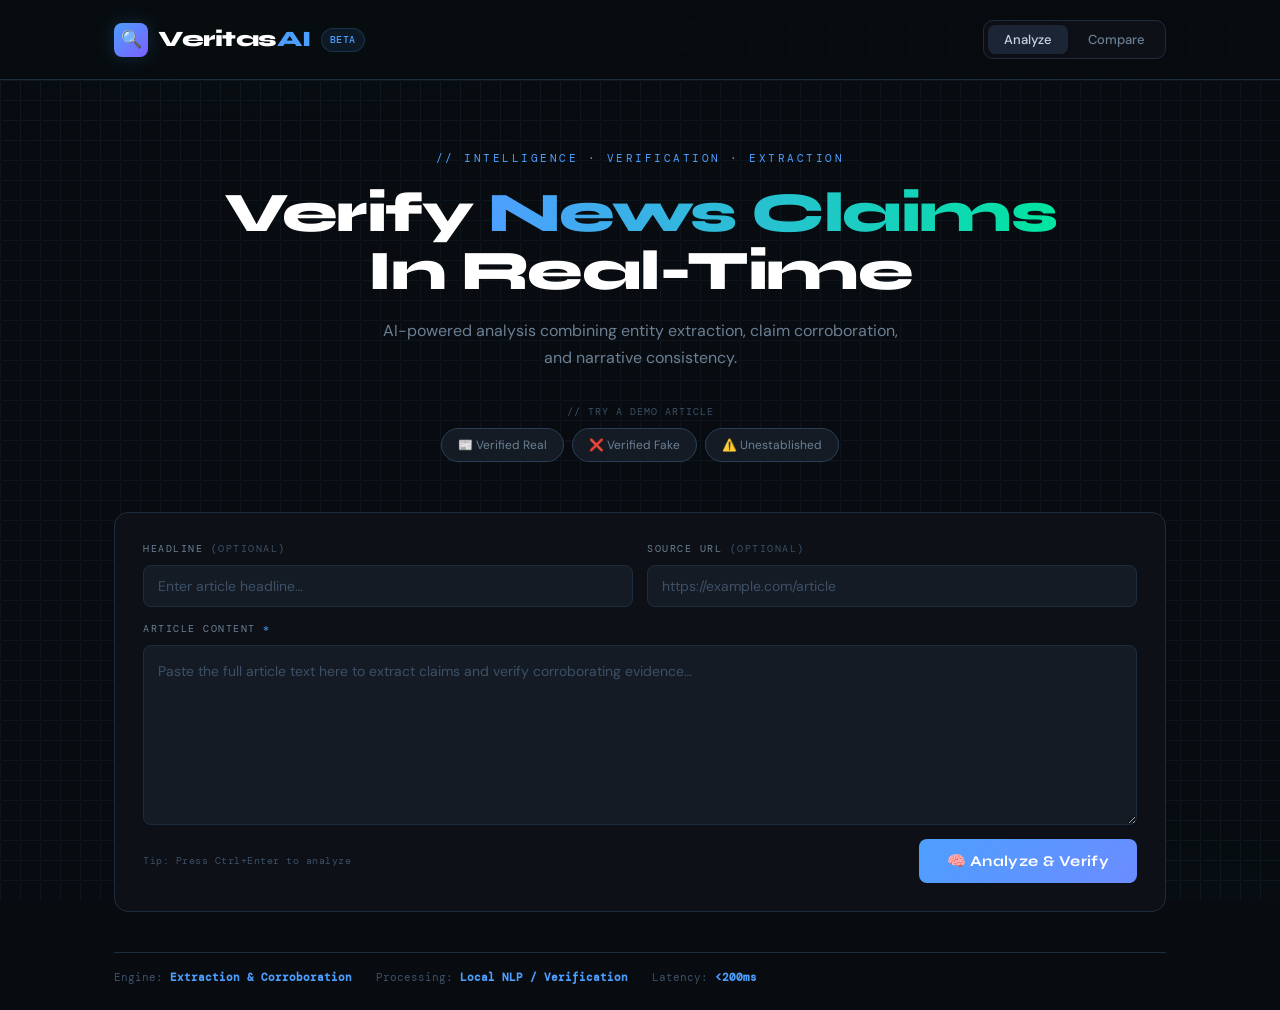
<file: frontend/index.html>
<!doctype html>
<html lang="en">
  <head>
    <meta charset="UTF-8" />
    <meta name="viewport" content="width=device-width, initial-scale=1.0" />
    <title>VeritasAI — Misinformation Analyzer</title>
    <meta
      name="description"
      content="AI-powered misinformation detection. Analyze any article for fake news, emotional manipulation, and source credibility."
    />
    <link
      rel="icon"
      href="data:image/svg+xml,%3Csvg xmlns='http://www.w3.org/2000/svg' viewBox='0 0 32 32'%3E%3Crect width='32' height='32' rx='8' fill='%23080C10'/%3E%3Ccircle cx='13' cy='13' r='6' fill='none' stroke='%234D9FFF' stroke-width='2.5'/%3E%3Cline x1='17.5' y1='17.5' x2='24' y2='24' stroke='%2300E5A0' stroke-width='2.5' stroke-linecap='round'/%3E%3Ccircle cx='13' cy='13' r='2.5' fill='%234D9FFF' opacity='0.6'/%3E%3C/svg%3E"
      type="image/svg+xml"
    />
    <link rel="preconnect" href="https://fonts.googleapis.com" />
    <link
      href="https://fonts.googleapis.com/css2?family=DM+Mono:ital,wght@0,300;0,400;0,500;1,400&family=Syne:wght@400;600;700;800&family=DM+Sans:ital,opsz,wght@0,9..40,300;0,9..40,400;0,9..40,500;1,9..40,300&display=swap"
      rel="stylesheet"
    />
    <link rel="stylesheet" href="styles.css" />
  </head>
  <body>
    <header class="site-header reveal-header">
      <div class="container">
        <div class="header-inner">
          <div class="logo">
            <div class="logo-icon" aria-hidden="true">🔍</div>
            <div>
              <div class="logo-text">Veritas<span>AI</span></div>
            </div>
            <span class="badge badge-beta">BETA</span>
          </div>
          <nav class="nav-tabs" role="tablist" aria-label="Main navigation">
            <button
              class="nav-tab active"
              onclick="switchPage('analyze')"
              role="tab"
              aria-selected="true"
            >
              Analyze
            </button>
            <button
              class="nav-tab"
              onclick="switchPage('compare')"
              role="tab"
              aria-selected="false"
            >
              Compare
            </button>
          </nav>
        </div>
      </div>
    </header>

    <main class="container">
      <div class="page active" id="page-analyze">
        <section class="hero reveal-hero" aria-label="Hero">
          <p class="hero-eyebrow">
            // Intelligence · Verification · Extraction
          </p>
          <h1>Verify <em>News Claims</em><br />In Real-Time</h1>
          <p class="hero-sub">
            AI-powered analysis combining entity extraction, claim
            corroboration, and narrative consistency.
          </p>
          <p class="demo-label">// Try a demo article</p>
          <div class="demo-row">
            <button class="demo-pill" onclick="loadDemo(0)">
              📰 Verified Real
            </button>
            <button class="demo-pill" onclick="loadDemo(1)">
              ❌ Verified Fake
            </button>
            <button class="demo-pill" onclick="loadDemo(2)">
              ⚠️ Unestablished
            </button>
          </div>
        </section>

        <div class="input-card reveal-content">
          <div class="input-row">
            <div>
              <div class="field-label">
                Headline <span class="field-optional">(optional)</span>
              </div>
              <input
                type="text"
                id="headline-input"
                placeholder="Enter article headline…"
                autocomplete="off"
              />
            </div>
            <div>
              <div class="field-label">
                Source URL <span class="field-optional">(optional)</span>
              </div>
              <input
                type="text"
                id="source-input"
                placeholder="https://example.com/article"
                autocomplete="off"
              />
            </div>
          </div>
          <div class="field-label">
            Article Content <span class="field-required">*</span>
          </div>
          <textarea
            id="text-input"
            placeholder="Paste the full article text here to extract claims and verify corroborating evidence…"
            aria-label="Article content"
          ></textarea>
          <div class="input-footer">
            <span class="input-hint">Tip: Press Ctrl+Enter to analyze</span>
            <button
              class="btn-analyze"
              onclick="runAnalysis()"
              id="btn-run"
              aria-label="Analyze with AI"
            >
              🧠 Analyze & Verify
            </button>
          </div>
        </div>

        <div
          class="loading-overlay"
          id="loading"
          role="status"
          aria-live="polite"
        >
          <div class="loader" aria-hidden="true"></div>
          <div class="loading-text">
            Running Extraction & Verification Pipeline…
          </div>
        </div>

        <div id="results-panel" aria-live="polite">
          <div class="verdict-banner" id="verdict-banner">
            <div class="verdict-top">
              <div class="verdict-left">
                <div
                  class="verdict-icon"
                  id="verdict-icon"
                  aria-hidden="true"
                ></div>
                <div>
                  <div class="verdict-label-small">
                    Final Verification Verdict
                  </div>
                  <div class="verdict-label-big" id="verdict-text">—</div>
                </div>
              </div>
            </div>
          </div>

          <div class="metrics-grid">
            <div class="metric-card">
              <div class="metric-top">
                <span class="metric-icon">🛡️</span
                ><span class="metric-name">Corroboration</span>
              </div>
              <div
                class="metric-value"
                id="corroboration-val"
                style="font-size: 20px; line-height: 1.2; margin-top: 8px"
              >
                —
              </div>
              <div
                class="metric-sub"
                id="corroboration-sub"
                style="margin-top: 6px"
              >
                —
              </div>
            </div>

            <div class="metric-card">
              <div class="metric-top">
                <span class="metric-icon">🔍</span
                ><span class="metric-name">Entities Extracted</span>
              </div>
              <div class="metric-value" id="entities-val">—</div>
              <div
                class="metric-sub"
                id="entities-sub"
                style="
                  margin-top: 6px;
                  font-family: var(--font-mono);
                  font-size: 10px;
                "
              >
                —
              </div>
            </div>

            <div class="metric-card">
              <div class="metric-top">
                <span class="metric-icon">📰</span
                ><span class="metric-name">Narrative</span>
              </div>
              <div
                class="metric-value"
                id="narrative-val"
                style="font-size: 20px; line-height: 1.2; margin-top: 8px"
              >
                —
              </div>
              <div
                class="metric-sub"
                id="narrative-sub"
                style="margin-top: 6px"
              >
                —
              </div>
            </div>

            <div class="metric-card">
              <div class="metric-top">
                <span class="metric-icon">🎭</span
                ><span class="metric-name">Manipulation</span>
              </div>
              <div
                class="metric-value"
                id="manipulation-val"
                style="font-size: 20px; line-height: 1.2; margin-top: 8px"
              >
                —
              </div>
              <div class="metric-sub" style="margin-top: 6px">
                Rhetoric analysis
              </div>
            </div>
          </div>

          <div class="explain-card">
            <div class="card-header">
              <div class="card-header-icon">💡</div>
              <div>
                <div class="card-title">Verification Summary</div>
                <div class="card-sub">Generated by NLP pipeline</div>
              </div>
            </div>
            <p class="explanation-text" id="explanation-text">—</p>
          </div>

          <div class="two-col">
            <div class="info-card">
              <div class="card-header">
                <div class="card-header-icon">🌐</div>
                <div class="card-title">Secondary Signal: Source</div>
              </div>
              <div id="source-result">
                <span class="score-badge badge-unknown"
                  >No source provided</span
                >
              </div>
              <div class="info-reason" id="source-reason">—</div>
            </div>
            <div class="info-card">
              <div class="card-header">
                <div class="card-header-icon">📰</div>
                <div class="card-title">Headline Alignment</div>
              </div>
              <div
                style="
                  font-family: var(--font-display);
                  font-weight: 700;
                  font-size: 16px;
                  margin-bottom: 4px;
                  color: #fff;
                "
                id="sim-status"
              >
                —
              </div>
              <div class="info-reason" id="sim-reason" style="margin-top: 0">
                No headline provided
              </div>
            </div>
          </div>

          <div class="highlight-card">
            <div class="card-header">
              <div class="card-header-icon">🔦</div>
              <div>
                <div class="card-title">Manipulative Language Scanner</div>
                <div class="card-sub">
                  Subjective phrasing highlighted below
                </div>
              </div>
            </div>
            <div class="highlight-body" id="highlight-body">—</div>
            <div class="tag-row" id="suspicious-tags"></div>
          </div>
        </div>
      </div>

      <div class="page" id="page-compare">
        <section class="hero hero--compact" aria-label="Compare hero">
          <p class="hero-eyebrow">// Side-by-side verification</p>
          <h1>Compare<br /><em>Two Articles</em></h1>
        </section>

        <div class="compare-grid">
          <div class="compare-col">
            <div
              style="
                display: flex;
                justify-content: space-between;
                align-items: center;
                margin-bottom: 14px;
                flex-wrap: wrap;
                gap: 10px;
              "
            >
              <h3 style="margin: 0">Article 1</h3>
              <div class="demo-row" style="margin: 0">
                <button
                  class="demo-pill"
                  style="padding: 4px 8px; font-size: 10px"
                  onclick="loadCompareDemo(1, 'real')"
                >
                  Real Example
                </button>
                <button
                  class="demo-pill"
                  style="padding: 4px 8px; font-size: 10px"
                  onclick="loadCompareDemo(1, 'fake')"
                >
                  Fake Example
                </button>
                <button
                  class="demo-pill"
                  style="padding: 4px 8px; font-size: 10px"
                  onclick="loadCompareDemo(1, 'unknown')"
                >
                  Unverified Example
                </button>
              </div>
            </div>
            <input type="text" id="c1-headline" placeholder="Headline…" />
            <input type="text" id="c1-source" placeholder="https://…" />
            <textarea
              id="c1-text"
              class="compare-textarea"
              placeholder="Paste article 1 content…"
            ></textarea>
          </div>
          <div class="compare-col">
            <div
              style="
                display: flex;
                justify-content: space-between;
                align-items: center;
                margin-bottom: 14px;
                flex-wrap: wrap;
                gap: 10px;
              "
            >
              <h3 style="margin: 0">Article 2</h3>
              <div class="demo-row" style="margin: 0">
                <button
                  class="demo-pill"
                  style="padding: 4px 8px; font-size: 10px"
                  onclick="loadCompareDemo(2, 'real')"
                >
                  Real Example
                </button>
                <button
                  class="demo-pill"
                  style="padding: 4px 8px; font-size: 10px"
                  onclick="loadCompareDemo(2, 'fake')"
                >
                  Fake Example
                </button>
                <button
                  class="demo-pill"
                  style="padding: 4px 8px; font-size: 10px"
                  onclick="loadCompareDemo(2, 'unknown')"
                >
                  Unverified Example
                </button>
              </div>
            </div>
            <input type="text" id="c2-headline" placeholder="Headline…" />
            <input type="text" id="c2-source" placeholder="https://…" />
            <textarea
              id="c2-text"
              class="compare-textarea"
              placeholder="Paste article 2 content…"
            ></textarea>
          </div>
        </div>

        <button class="btn-compare" onclick="runCompare()">
          ⚡ Verify Articles
        </button>

        <div class="verdict-compare" id="compare-result" aria-live="polite">
          <div class="card-header">
            <div class="card-header-icon">⚖️</div>
            <div class="card-title">Verification Comparison</div>
          </div>
          <div class="compare-row">
            <div class="compare-score" id="c1-score-block">
              <div
                class="cs-number"
                id="c1-score"
                style="font-size: clamp(20px, 4vw, 28px)"
              >
                —
              </div>
              <div class="cs-label">Final Verdict</div>
            </div>
            <div class="vs-divider">VS</div>
            <div class="compare-score" id="c2-score-block">
              <div
                class="cs-number"
                id="c2-score"
                style="font-size: clamp(20px, 4vw, 28px)"
              >
                —
              </div>
              <div class="cs-label">Final Verdict</div>
            </div>
          </div>
          <div class="separator"></div>
          <div class="compare-summary" id="compare-summary"></div>
        </div>
      </div>

      <footer class="stats-bar">
        <div class="stat-item">
          Engine: <strong>Extraction & Corroboration</strong>
        </div>
        <div class="stat-item">
          Processing: <strong>Local NLP / Verification</strong>
        </div>
        <div class="stat-item">Latency: <strong>&lt;200ms</strong></div>
      </footer>
    </main>
    <script src="script.js"></script>
  </body>
</html>
</file>
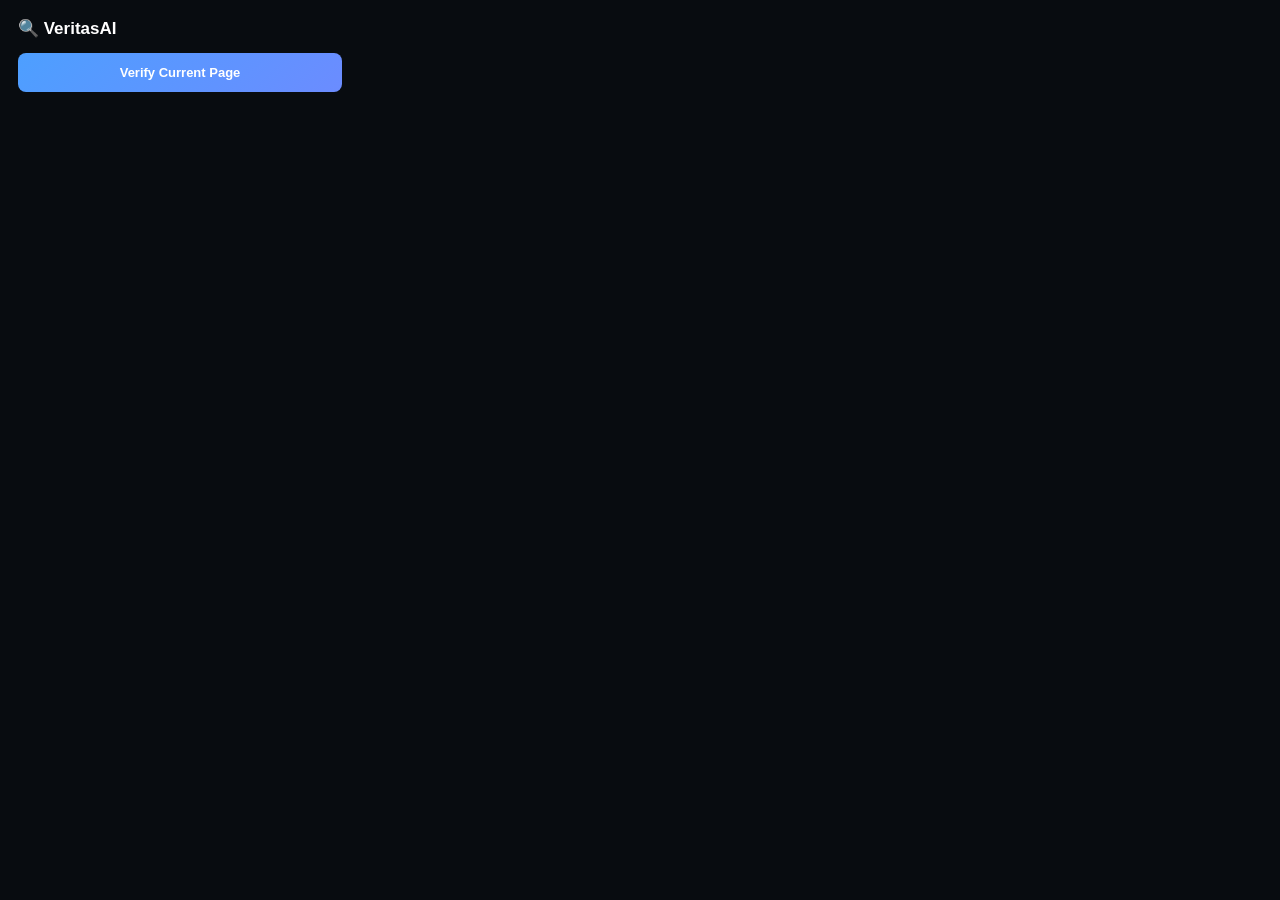
<file: chrome-extension/popup.html>
<!doctype html>
<html>
  <head>
    <meta charset="UTF-8" />
    <style>
      * {
        box-sizing: border-box;
        margin: 0;
        padding: 0;
      }
      body {
        width: 360px;
        font-family: "Segoe UI", sans-serif;
        background: #080c10;
        color: #c9d4e0;
        padding: 18px;
      }
      .logo {
        font-size: 17px;
        font-weight: 800;
        color: #fff;
        margin-bottom: 14px;
        display: flex;
        align-items: center;
        gap: 8px;
      }
      .btn {
        width: 100%;
        padding: 12px;
        background: linear-gradient(135deg, #4d9fff, #6b8cff);
        border: none;
        border-radius: 8px;
        color: #fff;
        font-size: 13px;
        font-weight: 700;
        cursor: pointer;
        margin-bottom: 8px;
      }
      .btn:disabled {
        opacity: 0.5;
        cursor: not-allowed;
      }
      .btn-dash {
        background: #1e2d3d;
        margin-top: 10px;
        transition: background 0.2s;
      }
      .btn-dash:hover {
        background: #2a3f57;
      }
      .status {
        font-size: 11px;
        color: #6b7f94;
        text-align: center;
        min-height: 16px;
        margin-bottom: 8px;
        font-family: monospace;
      }
      .result {
        display: none;
      }
    </style>
  </head>
  <body>
    <div class="logo">🔍 VeritasAI</div>
    <button class="btn" id="btn">Verify Current Page</button>
    <div id="status" class="status"></div>
    <div id="result" class="result"></div>

    <script src="popup.js"></script>
  </body>
</html>
</file>
<file: frontend/styles.css>
/* ═══════════════════════════════════════════════════
   VERITAS AI — Design System
   Theme: Industrial-Scientific Dark
   ═══════════════════════════════════════════════════ */

:root {
  --bg:         #080C10;
  --surface:    #0D1117;
  --surface-2:  #141B24;
  --surface-3:  #1C2535;

  --border:     #1E2D3D;
  --border-2:   #2A3F57;

  --text:       #C9D4E0;
  --text-dim:   #6B7F94;
  --text-muted: #3D5068;

  --real:       #00E5A0;
  --real-dim:   #00E5A018;
  --real-glow:  #00E5A040;

  --fake:       #FF3D5A;
  --fake-dim:   #FF3D5A18;
  --fake-glow:  #FF3D5A40;

  --warn:       #FFB830;
  --warn-dim:   #FFB83018;

  --accent:     #4D9FFF;
  --accent-dim: #4D9FFF18;

  --font-display: 'Syne', sans-serif;
  --font-body:    'DM Sans', sans-serif;
  --font-mono:    'DM Mono', monospace;

  --r:    8px;
  --r-lg: 14px;
}

*, *::before, *::after { box-sizing: border-box; margin: 0; padding: 0; }

html { scroll-behavior: smooth; overflow-x: hidden; }

body {
  font-family: var(--font-body);
  background: var(--bg);
  color: var(--text);
  min-height: 100vh;
  overflow-x: hidden;
  line-height: 1.6;
}

body::before {
  content: '';
  position: fixed;
  inset: 0;
  background-image:
    radial-gradient(ellipse 80% 50% at 20% -10%, #4D9FFF08 0%, transparent 60%),
    radial-gradient(ellipse 60% 40% at 80% 110%, #00E5A006 0%, transparent 60%),
    url("data:image/svg+xml,%3Csvg xmlns='http://www.w3.org/2000/svg' width='40' height='40'%3E%3Crect width='40' height='40' fill='none'/%3E%3Cpath d='M0 0h40v1H0zm0 20h40v1H0zm0 39h40v1H0zM0 0v40h1V0zm20 0v40h1V0zm39 0v40h1V0z' fill='%231E2D3D' opacity='.3'/%3E%3C/svg%3E");
  pointer-events: none;
  z-index: 0;
}

.container {
  max-width: 1100px;
  margin: 0 auto;
  padding: 0 clamp(16px, 4vw, 24px);
  position: relative;
  z-index: 1;
}

.site-header {
  padding: 20px 0;
  border-bottom: 1px solid var(--border);
  position: sticky;
  top: 0;
  background: rgba(8, 12, 16, 0.92);
  backdrop-filter: blur(12px);
  -webkit-backdrop-filter: blur(12px);
  z-index: 100;
}

.header-inner { display: flex; align-items: center; justify-content: space-between; gap: 12px; }
.logo { display: flex; align-items: center; gap: 10px; flex-shrink: 0; }
.logo-icon { width: 34px; height: 34px; background: linear-gradient(135deg, var(--accent), #7B5FFF); border-radius: 8px; display: flex; align-items: center; justify-content: center; font-size: 17px; box-shadow: 0 0 20px #4D9FFF30; flex-shrink: 0; }
.logo-text { font-family: var(--font-display); font-size: clamp(18px, 4vw, 22px); font-weight: 800; letter-spacing: -0.5px; color: #fff; white-space: nowrap; }
.logo-text span { color: var(--accent); }
.badge { font-family: var(--font-mono); font-size: 10px; padding: 3px 8px; border-radius: 20px; font-weight: 500; letter-spacing: 0.5px; white-space: nowrap; }
.badge-beta { background: var(--accent-dim); color: var(--accent); border: 1px solid #4D9FFF30; }

.nav-tabs { display: flex; gap: 4px; background: var(--surface); border: 1px solid var(--border); border-radius: 10px; padding: 4px; flex-shrink: 0; }
.nav-tab { padding: 6px 16px; border: none; border-radius: 7px; background: transparent; color: var(--text-dim); font-family: var(--font-body); font-size: 13px; font-weight: 500; cursor: pointer; transition: all 0.2s; white-space: nowrap; }
.nav-tab.active { background: var(--surface-3); color: var(--text); box-shadow: 0 1px 4px rgba(0, 0, 0, 0.3); }
.nav-tab:hover:not(.active) { color: var(--text); }

.hero { padding: clamp(40px, 8vw, 70px) 0 clamp(28px, 5vw, 40px); text-align: center; }
.hero--compact { padding-top: clamp(28px, 5vw, 40px); }
.hero-eyebrow { font-family: var(--font-mono); font-size: clamp(9px, 2vw, 11px); color: var(--accent); letter-spacing: 2.5px; text-transform: uppercase; margin-bottom: 16px; }
.hero h1 { font-family: var(--font-display); font-size: clamp(28px, 6vw, 56px); font-weight: 800; line-height: 1.05; letter-spacing: -1.5px; color: #fff; margin-bottom: 16px; }
.hero h1 em { font-style: normal; background: linear-gradient(90deg, var(--accent), var(--real)); -webkit-background-clip: text; -webkit-text-fill-color: transparent; background-clip: text; }
.hero-sub { font-size: clamp(14px, 3vw, 16px); color: var(--text-dim); max-width: 520px; margin: 0 auto 32px; line-height: 1.7; }

.demo-label { font-family: var(--font-mono); font-size: 10px; color: var(--text-muted); letter-spacing: 1px; text-transform: uppercase; margin-bottom: 8px; }
.demo-row { display: flex; gap: 8px; justify-content: center; flex-wrap: wrap; margin-bottom: 10px; }
.demo-pill { padding: 8px 16px; border-radius: 20px; border: 1px solid var(--border-2); background: var(--surface-2); color: var(--text-dim); font-size: 12px; cursor: pointer; transition: all 0.2s; font-family: var(--font-body); }
.demo-pill:hover { border-color: var(--accent); color: var(--accent); background: var(--accent-dim); transform: translateY(-1px); }

.page { display: none; }
.page.active { display: block; }

.input-card { background: var(--surface); border: 1px solid var(--border); border-radius: var(--r-lg); padding: clamp(18px, 4vw, 28px); margin-bottom: 20px; }
.field-label { font-family: var(--font-mono); font-size: 10px; letter-spacing: 1.5px; text-transform: uppercase; color: var(--text-dim); margin-bottom: 8px; margin-top: 14px; }
.input-card .field-label:first-child, .input-row .field-label:first-child { margin-top: 0; }
.field-optional { color: var(--text-muted); }
.field-required  { color: var(--accent); }
.input-row { display: grid; grid-template-columns: 1fr 1fr; gap: 14px; margin-bottom: 4px; }

input[type="text"] { width: 100%; background: var(--surface-2); border: 1px solid var(--border); border-radius: var(--r); padding: 11px 14px; color: var(--text); font-family: var(--font-body); font-size: 14px; transition: border-color 0.2s, box-shadow 0.2s; }
input[type="text"]:focus { outline: none; border-color: var(--accent); box-shadow: 0 0 0 3px var(--accent-dim); }
input[type="text"]::placeholder { color: var(--text-muted); }
textarea { width: 100%; min-height: 180px; background: var(--surface-2); border: 1px solid var(--border); border-radius: var(--r); padding: 14px; color: var(--text); font-family: var(--font-body); font-size: 14px; line-height: 1.6; resize: vertical; transition: border-color 0.2s, box-shadow 0.2s; display: block; }
textarea:focus { outline: none; border-color: var(--accent); box-shadow: 0 0 0 3px var(--accent-dim); }
textarea::placeholder { color: var(--text-muted); }

.input-footer { display: flex; align-items: center; justify-content: space-between; flex-wrap: wrap; gap: 12px; margin-top: 14px; }
.input-hint { font-family: var(--font-mono); font-size: 10px; color: var(--text-muted); letter-spacing: 0.5px; }
.btn-analyze { flex-shrink: 0; padding: 13px 28px; background: linear-gradient(135deg, var(--accent), #6B8CFF); border: none; border-radius: var(--r); color: #fff; font-family: var(--font-display); font-size: 15px; font-weight: 700; letter-spacing: 0.3px; cursor: pointer; transition: transform 0.18s, box-shadow 0.18s, opacity 0.18s; }
.btn-analyze:hover { transform: translateY(-2px) scale(1.02); box-shadow: 0 8px 28px #4D9FFF35; }
.btn-analyze:active  { transform: translateY(0) scale(1); }
.btn-analyze:disabled { opacity: 0.5; cursor: not-allowed; transform: none; }

.loading-overlay { display: none; text-align: center; padding: 60px 20px; animation: fadeInUp 0.3s ease; }
.loading-overlay.show { display: block; }
.loader { width: 44px; height: 44px; border: 2px solid var(--border); border-top-color: var(--accent); border-radius: 50%; animation: spin 0.8s linear infinite; margin: 0 auto 20px; }
@keyframes spin { to { transform: rotate(360deg); } }
.loading-text { font-family: var(--font-mono); font-size: 12px; color: var(--text-dim); animation: pulse 1.5s ease-in-out infinite; }
@keyframes pulse { 0%, 100% { opacity: 0.4; } 50% { opacity: 1; } }

#results-panel { display: none; }
#results-panel.show { display: block; }

.verdict-banner { border-radius: var(--r-lg); padding: clamp(20px, 4vw, 28px) clamp(20px, 4vw, 32px); margin-bottom: 20px; position: relative; overflow: hidden; border: 1px solid; animation: fadeInUp 0.4s ease; }
.verdict-banner.real { background: linear-gradient(135deg, #00E5A008, #00E5A003); border-color: var(--real-glow); box-shadow: 0 0 40px var(--real-glow); }
.verdict-banner.fake { background: linear-gradient(135deg, #FF3D5A08, #FF3D5A03); border-color: var(--fake-glow); box-shadow: 0 0 40px var(--fake-glow); }

/* NEW WARN BANNER added for the "CLAIM NOT ESTABLISHED" state */
.verdict-banner.warn { background: linear-gradient(135deg, #FFB83008, #FFB83003); border-color: #FFB83040; box-shadow: 0 0 40px #FFB83020; }
.warn::before { background: linear-gradient(90deg, transparent, var(--warn), transparent) !important; }
.warn .verdict-icon { background: var(--warn-dim) !important; }
.warn .verdict-label-big { color: var(--warn) !important; }

.verdict-banner::before { content: ''; position: absolute; top: 0; left: 0; right: 0; height: 2px; }
.real::before { background: linear-gradient(90deg, transparent, var(--real), transparent); }
.fake::before { background: linear-gradient(90deg, transparent, var(--fake), transparent); }
.verdict-top { display: flex; align-items: center; justify-content: space-between; flex-wrap: wrap; gap: 16px; }
.verdict-left { display: flex; align-items: center; gap: 16px; min-width: 0; }
.verdict-icon { width: 54px; height: 54px; border-radius: 14px; display: flex; align-items: center; justify-content: center; font-size: 26px; flex-shrink: 0; }
.real .verdict-icon { background: var(--real-dim); }
.fake .verdict-icon { background: var(--fake-dim); }
.verdict-label-small { font-family: var(--font-mono); font-size: 10px; letter-spacing: 2px; text-transform: uppercase; color: var(--text-dim); margin-bottom: 4px; }
.verdict-label-big { font-family: var(--font-display); font-size: clamp(24px, 5vw, 32px); font-weight: 800; letter-spacing: -1px; line-height: 1; }
.real .verdict-label-big { color: var(--real); }
.fake .verdict-label-big { color: var(--fake); }

.metrics-grid { display: grid; grid-template-columns: repeat(auto-fit, minmax(180px, 1fr)); gap: 12px; margin-bottom: 20px; animation: fadeInUp 0.4s ease 0.1s both; }
.metric-card { background: var(--surface); border: 1px solid var(--border); border-radius: var(--r); padding: 18px; position: relative; overflow: hidden; transition: border-color 0.2s, transform 0.2s; }
.metric-card:hover { border-color: var(--border-2); transform: translateY(-3px); }
.metric-top { display: flex; align-items: center; justify-content: flex-start; gap: 8px; margin-bottom: 12px; }
.metric-icon { font-size: 18px; }
.metric-name { font-family: var(--font-mono); font-size: 9px; letter-spacing: 1.5px; text-transform: uppercase; color: var(--text-dim); }
.metric-value { font-family: var(--font-display); font-size: 26px; font-weight: 800; color: #fff; margin-bottom: 6px; line-height: 1; }
.metric-sub { font-size: 11px; color: var(--text-dim); }

.score-badge { display: inline-flex; align-items: center; gap: 5px; padding: 3px 10px; border-radius: 20px; font-size: 11px; font-weight: 600; margin-bottom: 4px; }
.badge-trusted   { background: var(--real-dim);  color: var(--real); }
.badge-suspicious{ background: var(--fake-dim);  color: var(--fake); }
.badge-unknown   { background: var(--warn-dim);  color: var(--warn); }

.explain-card, .info-card, .highlight-card { background: var(--surface); border: 1px solid var(--border); border-radius: var(--r-lg); padding: clamp(18px, 4vw, 24px); transition: border-color 0.2s, transform 0.2s; }
.explain-card:hover, .info-card:hover, .highlight-card:hover { border-color: var(--border-2); }
.explain-card { margin-bottom: 20px; animation: fadeInUp 0.4s ease 0.15s both; }
.highlight-card { margin-bottom: 20px; animation: fadeInUp 0.4s ease 0.2s both; }
.card-header { display: flex; align-items: center; gap: 10px; margin-bottom: 16px; padding-bottom: 12px; border-bottom: 1px solid var(--border); }
.card-header-icon { width: 32px; height: 32px; background: var(--accent-dim); border-radius: 8px; display: flex; align-items: center; justify-content: center; font-size: 15px; flex-shrink: 0; }
.card-title { font-family: var(--font-display); font-size: 14px; font-weight: 700; color: #fff; }
.card-sub { font-size: 11px; color: var(--text-muted); }
.explanation-text { font-size: 15px; line-height: 1.8; color: var(--text); font-style: italic; border-left: 3px solid var(--accent); padding-left: 16px; }
.info-reason { margin-top: 12px; font-size: 13px; color: var(--text-dim); line-height: 1.5; }
.two-col { display: grid; grid-template-columns: 1fr 1fr; gap: 12px; margin-bottom: 20px; animation: fadeInUp 0.4s ease 0.25s both; }

.highlight-body { font-size: 14px; line-height: 2; color: var(--text-dim); font-family: var(--font-body); word-break: break-word; overflow-wrap: break-word; }
mark.suspicious { background: linear-gradient(90deg, #FF3D5A22, #FF3D5A18); color: #FF8FA0; border-radius: 3px; padding: 1px 4px; border-bottom: 1px solid #FF3D5A50; }

.compare-grid { display: grid; grid-template-columns: 1fr 1fr; gap: 16px; margin-bottom: 20px; }
.compare-col { background: var(--surface); border: 1px solid var(--border); border-radius: var(--r-lg); padding: 20px; display: flex; flex-direction: column; gap: 0; }
.compare-col h3 { font-family: var(--font-display); font-size: 13px; font-weight: 700; color: var(--text-dim); margin-bottom: 14px; text-transform: uppercase; letter-spacing: 0.5px; }
.compare-col input[type="text"] { margin-bottom: 10px; }
.compare-textarea { min-height: 160px !important; flex: 1; }
.btn-compare { width: 100%; padding: 14px; background: linear-gradient(135deg, #7B5FFF, var(--accent)); border: none; border-radius: var(--r); color: #fff; font-family: var(--font-display); font-size: 15px; font-weight: 700; cursor: pointer; transition: transform 0.18s, box-shadow 0.18s; margin-bottom: 20px; }
.btn-compare:hover { transform: translateY(-2px) scale(1.02); box-shadow: 0 8px 28px #7B5FFF35; }
.btn-compare:active { transform: translateY(0) scale(1); }
.verdict-compare { background: var(--surface); border: 1px solid var(--border); border-radius: var(--r-lg); padding: 24px; display: none; animation: fadeInUp 0.4s ease; }
.verdict-compare.show { display: block; }
.compare-row { display: grid; grid-template-columns: 1fr auto 1fr; gap: 20px; align-items: center; margin-bottom: 20px; }
.vs-divider { font-family: var(--font-display); font-size: 20px; font-weight: 800; color: var(--text-muted); text-align: center; }
.compare-score { text-align: center; }
.cs-number { font-family: var(--font-display); font-weight: 800; color: #fff; }
.cs-label { font-family: var(--font-mono); font-size: 10px; color: var(--text-dim); letter-spacing: 1px; text-transform: uppercase; margin-top: 6px; }
.compare-summary { font-size: 15px; color: var(--text); line-height: 1.8; }
.compare-summary p { margin-bottom: 4px; }

.stats-bar { display: flex; flex-wrap: wrap; gap: 16px 24px; padding: 16px 0 24px; border-top: 1px solid var(--border); margin-top: 40px; }
.stat-item { font-family: var(--font-mono); font-size: 11px; color: var(--text-muted); white-space: nowrap; }
.stat-item strong { color: var(--accent); }
.separator { height: 1px; background: var(--border); margin: 20px 0; }
.tag-row { display: flex; flex-wrap: wrap; gap: 6px; margin-top: 10px; }
.tag { padding: 3px 10px; background: var(--surface-3); border: 1px solid var(--border); border-radius: 20px; font-size: 11px; color: var(--text-dim); font-family: var(--font-mono); }
.tag.danger { background: var(--fake-dim); border-color: #FF3D5A30; color: #FF8FA0; }

@keyframes fadeInUp { from { opacity: 0; transform: translateY(16px); } to { opacity: 1; transform: translateY(0); } }
.reveal-header { opacity: 0; animation: fadeInUp 0.5s ease 0.05s forwards; }
.reveal-hero { opacity: 0; animation: fadeInUp 0.55s ease 0.15s forwards; }
.reveal-content { opacity: 0; animation: fadeInUp 0.55s ease 0.28s forwards; }
.scroll-reveal { opacity: 0; transform: translateY(18px); transition: opacity 0.5s ease, transform 0.5s ease; }
.scroll-reveal.visible { opacity: 1; transform: translateY(0); }

@media (max-width: 900px) { .metrics-grid { grid-template-columns: 1fr 1fr; } }
@media (max-width: 640px) {
  .input-row, .two-col, .compare-grid { grid-template-columns: 1fr; }
  .compare-row { grid-template-columns: 1fr 1fr; gap: 12px; }
  .vs-divider { display: none; }
  .metrics-grid { grid-template-columns: 1fr 1fr; }
  .input-footer { flex-direction: column; align-items: stretch; }
  .btn-analyze { width: 100%; text-align: center; }
  .input-hint { text-align: center; }
  .nav-tab { padding: 6px 12px; font-size: 12px; }
  .hero h1 { letter-spacing: -0.5px; }
}
@media (max-width: 380px) {
  .metrics-grid { grid-template-columns: 1fr; }
  .logo-text { font-size: 17px; }
  .badge-beta { display: none; }
}
</file>
